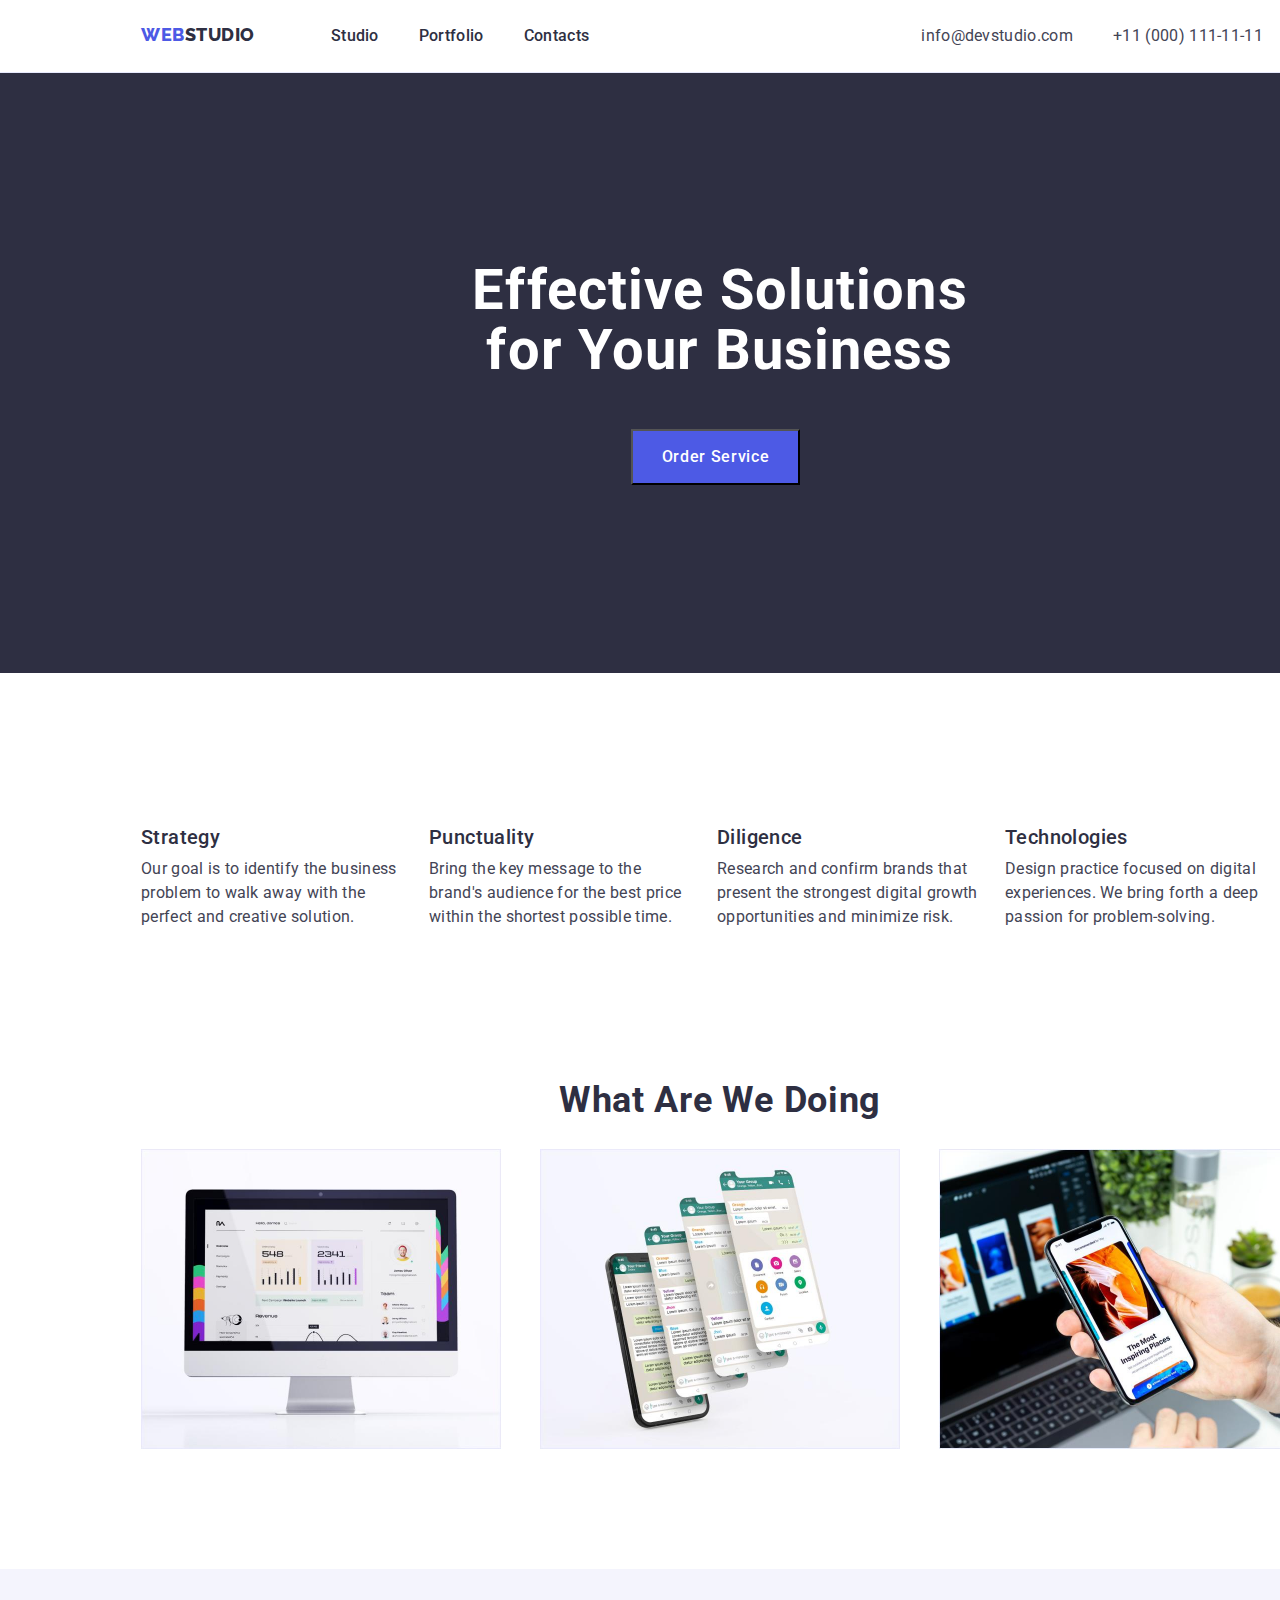
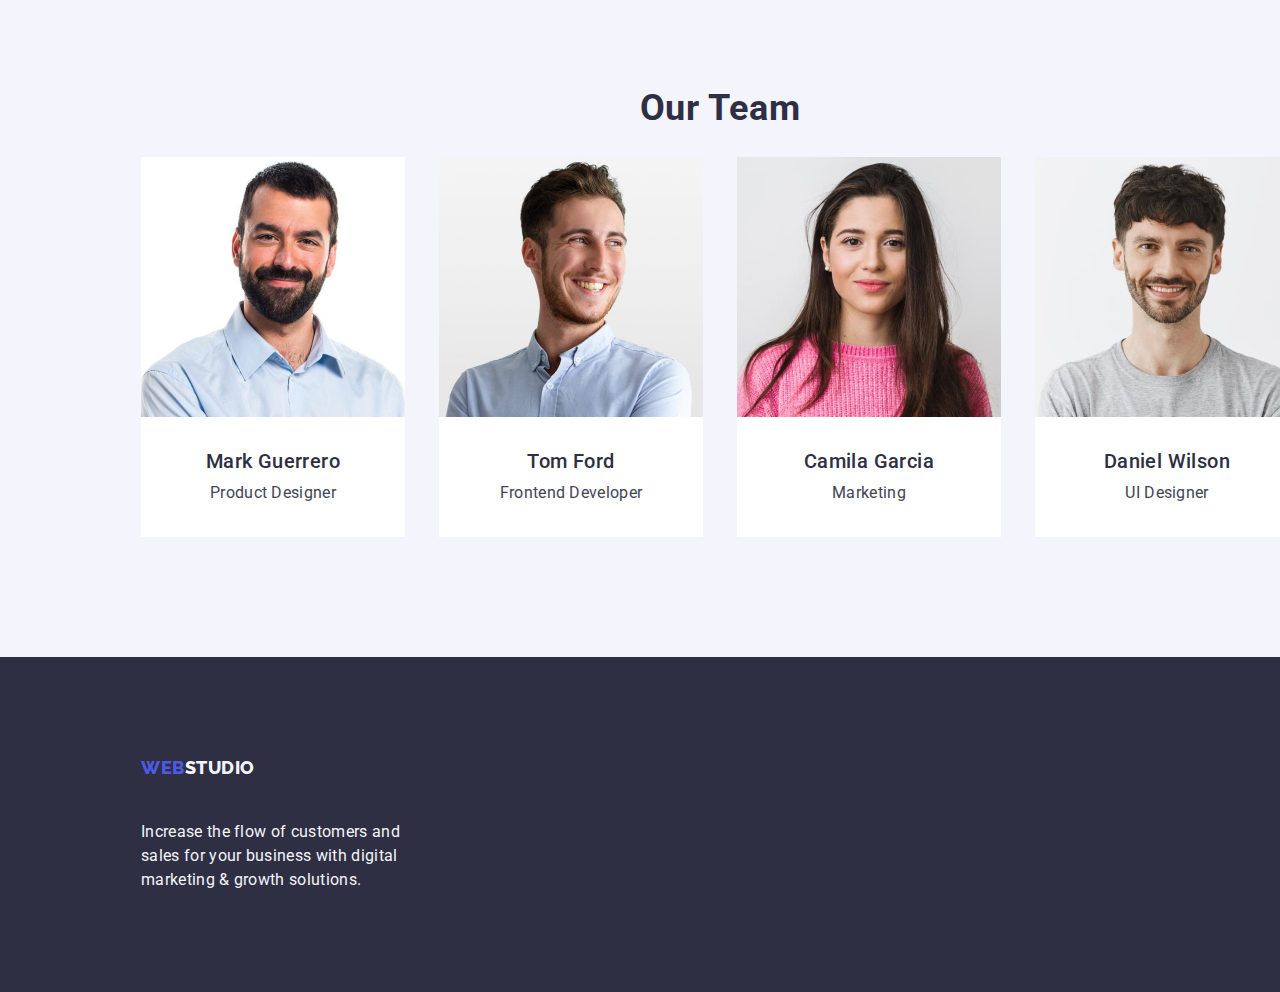
<file: index.html>
<!DOCTYPE html>
<html lang="en">
<head>
    <meta charset="UTF-8">
    <meta http-equiv="X-UA-Compatible" content="IE=edge">
    <meta name="viewport" content="width=device-width, initial-scale=1.0">
    <title>Document</title>
    <link rel="stylesheet" href="https://cdnjs.cloudflare.com/ajax/libs/modern-normalize/2.0.0/modern-normalize.min.css">
    <link rel="stylesheet" href="./CSS/style.css">
    <link rel="preconnect" href="https://fonts.googleapis.com">
    <link rel="preconnect" href="https://fonts.gstatic.com" crossorigin>
    <link href="https://fonts.googleapis.com/css2?family=Raleway:wght@800&family=Roboto:wght@400;500;700;900&display=swap"
      rel="stylesheet">
</head>
<body>
    <header class="page-header">
          <div class="container container-header">
        <nav >
         <a  href="./index.html" class="logo link" >Web<span class="web">Studio</span></a>
            <ul class="navigation-list list">
            <li> <a href="./index.html" class="navigation-link link">Studio</a></li>
             <li> <a href="./portfolio.html" class="navigation-link link">Portfolio</a></li>
              <li><a href="" class="navigation-link link">Contacts</a></li>
            </ul>
        </nav>
        <address class="address">
            <ul class="address-list list">
        <li><a href="mailto:info@devstudio.com" class="address-link link">info@devstudio.com</a></li>
        <li><a href="tel:+110001111111" class="address-link link">+11 (000) 111-11-11</a></li>
        </ul>
        </address>
        </div>
    </header>
    <main> 
        <section class="hero">
          <div class="container">
        <h1 class="hero-title">Effective Solutions <br />  for Your Business</h1>
        <button class="button-order" type="button">Order Service</button>
        </div>
        </section>
      
        <section >
          <div class="container container-studio">
            <h2 class="invisible-title">Studio</h2>
        <ul class="studio list">
           <li class="studio-list"> 
            <h3 class="paragraph-title">Strategy</h3>
              <p class="paragraph-text">
            Our goal is to identify the business problem to walk away with the perfect and creative solution.
              </p>
           </li>
           <li class="studio-list">
            <h3 class="paragraph-title">Punctuality</h3>
               <p class="paragraph-text">Bring the key message to the brand's audience for the best price within the shortest possible time.
               </p>
           </li>
           <li class="studio-list">
            <h3 class="paragraph-title">Diligence</h3>
               <p class="paragraph-text">Research and confirm brands that present the strongest digital growth opportunities and minimize risk.
               </p>
            </li>
            <li class="studio-list">
            <h3 class="paragraph-title">Technologies</h3>
               <p class="paragraph-text">Design practice focused on digital experiences. We bring forth a deep passion for problem-solving.
               </p>
            </li>
        </ul>
          </div>
        </section>
        <section >
          <div class="container">
        <h2 class="section-title" >What are we doing</h2>
         <ul class="activity list">
            <li class="activity-list">
            
             <img src="images/monitor_screen.jpg" alt="monitor screen with an open website" width="360" >
             
            </li>
            <li class="activity-list">
              
              <img src="images/watsapp_view.jpg" alt="interface of the Watsapp" width="360">
              
            </li>
            <li class="activity-list">
             
              <img src="images/smartphone.jpg" alt="human hand hlding smartphone" width="360" >
              
            </li>
         </ul>
          </div>
        </section>
        <section class="team">
          <div class="container">
        <h2 class="section-title">Our Team</h2>
        <ul class="team-list list">
            <li class="team-members" >
              <img src="images/MarkGuerrero.jpg" alt="a portrait photo of Mark Guerrero" width="264" >
              
              
               <h3 class="team-names paragraph-title">Mark Guerrero</h3>
               <p class="team-positions paragraph-text">Product Designer</p>
              
            </li>
            <li class="team-members">
            
              <img src="images/TomFord.jpg" alt="a portrait photo of Tom Ford" width="264" >
              
             
               <h3 class="team-names paragraph-title">Tom Ford</h3>
               <p class="team-positions paragraph-text">Frontend Developer</p>
           
            </li>
            <li class="team-members">
             
              <img src="images/CamilaGarcia.jpg" alt="a portrait photo of Camila Garcia" width="264" >
             
               <h3 class="team-names paragraph-title">Camila Garcia</h3>
               <p class="team-positions paragraph-text">Marketing</p>
              
            </li>
            <li class="team-members">
           
              <img src="images/DanielWilson.jpg" alt="a portrait photo of Daniel Wilson" width="264" >
              
                <h3 class="team-names paragraph-title">Daniel Wilson</h3>
                <p class="team-positions paragraph-text">UI Designer</p>
               
            </li>
        </ul>
          </div>
        </section>
    </main>

    <footer class="footer">
      <div class="container">
        <div class="logo-footer"><a href="./index.html" class="logo link">Web<span class="web-footer">Studio</span></a> </div>
        <p class="footer-text">Increase the flow of customers and sales for your business with digital marketing & growth solutions.</p>
      </div>
    </footer>
</body>
</html>
</file>
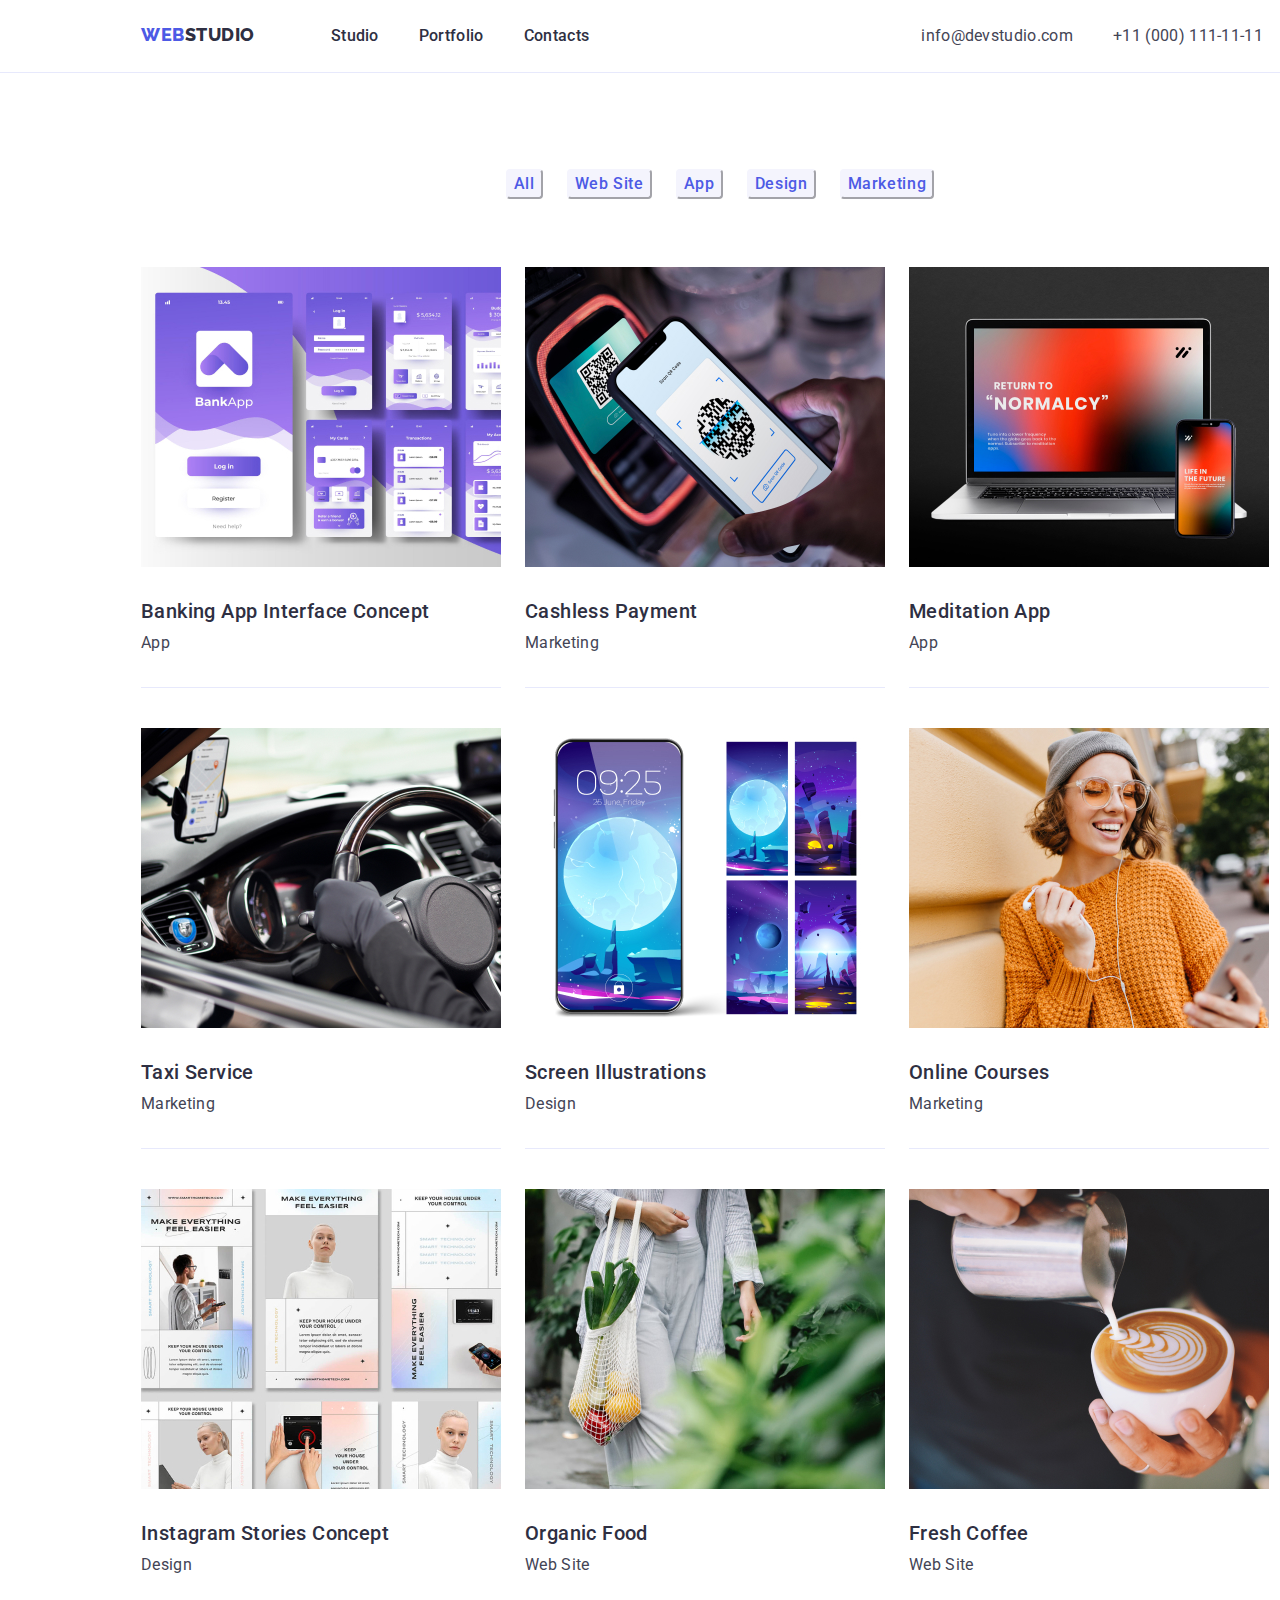
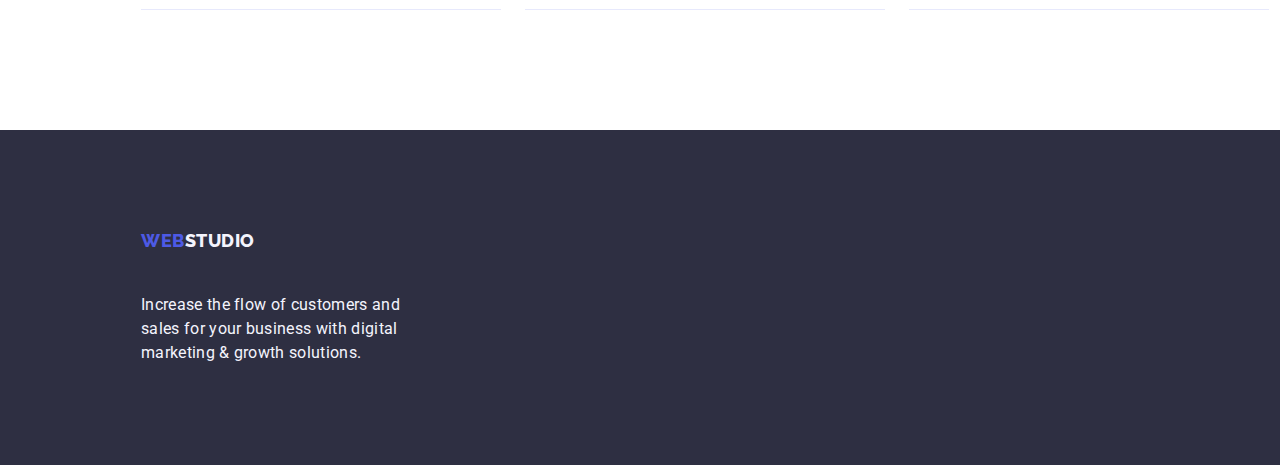
<file: portfolio.html>
<!DOCTYPE html>
<html lang="en">

<head>
    <meta charset="UTF-8">
    <meta http-equiv="X-UA-Compatible" content="IE=edge">
    <meta name="viewport" content="width=device-width, initial-scale=1.0">
    <title>Document</title>
    <link rel="stylesheet" href="https://cdnjs.cloudflare.com/ajax/libs/modern-normalize/2.0.0/modern-normalize.min.css">
    <link rel="stylesheet" href="./CSS/style.css">
<link rel="preconnect" href="https://fonts.googleapis.com">
<link rel="preconnect" href="https://fonts.gstatic.com" crossorigin>
<link href="https://fonts.googleapis.com/css2?family=Raleway:wght@800&family=Roboto:wght@400;500;700;900&display=swap"
    rel="stylesheet">
</head>

<body>
    <header class="page-header">
        <div class="container container-header">
            <nav>
                <a href="./index.html" class="logo link">Web<span class="web">Studio</span></a>
                <ul class="navigation-list list">
                    <li> <a href="./index.html" class="navigation-link link">Studio</a></li>
                    <li> <a href="./portfolio.html" class="navigation-link link">Portfolio</a></li>
                    <li><a href="" class="navigation-link link">Contacts</a></li>
                </ul>
            </nav>
            <address class="address">
                <ul class="address-list list">
                    <li><a href="mailto:info@devstudio.com" class="address-link link">info@devstudio.com</a></li>
                    <li><a href="tel:+110001111111" class="address-link link">+11 (000) 111-11-11</a></li>
                </ul>
            </address>
        </div>
    </header>
    <main>
       <section>
        <div class="container">
        <h1 class="invisible-title">Filter</h1>
            <ul class="portfolio-list list">
                <li> <button  class="portfolio-button" type="button">All</button></li>
                <li> <button class="portfolio-button" type="button">Web Site</button></li>
                <li> <button class="portfolio-button" type="button">App</button></li>
                <li> <button class="portfolio-button" type="button">Design</button></li>
                <li> <button class="portfolio-button" type="button">Marketing</button></li>
            </ul>

        <ul class="portfolio-all-list list">
          <li> <a href=""  class="portfolio-all-link link">
            <img src="./images/bankapp.jpg" alt="Banking App Interface Concept" width="360">
        <h2 class="paragraph-title">Banking App Interface Concept</h2>
        <p class="paragraph-text">App</p> </a>
        </li>
        <li> <a href="" class="portfolio-all-link link">
            <img src="./images/cashless.jpg" alt="A process of Cashless Payment" width="360">
            <h2 class="paragraph-title">Cashless Payment</h2>
        <p class="paragraph-text">Marketing</p> </a>
        </li>
        <li><a href="" class="portfolio-all-link link">
             <img src="./images/meditation.jpg" alt="Laptop and smartphone" width="360"><h2 class="paragraph-title">Meditation App</h2>
        <p class="paragraph-text">App</p></a>
        </li>
        <li> <a href="" class="portfolio-all-link link">
            <img src="./images/taxi.jpg" alt="interior of the car" width="360"><h2 class="paragraph-title">Taxi Service</h2>
        <p class="paragraph-text">Marketing</p></a>
        </li>
        <li> <a href="" class="portfolio-all-link link">
            <img src="./images/screan.jpg" alt="images on the smartphone screen" width="360"><h2 class="paragraph-title">Screen Illustrations</h2>
        <p class="paragraph-text">Design</p></a>
        </li>
        <li> <a href="" class="portfolio-all-link link">
            <img src="./images/online.jpg" alt="Happy woman" width="360"><h2 class="paragraph-title">Online Courses</h2>
        <p class="paragraph-text">Marketing</p></a>
        </li>
        <li> <a href="" class="portfolio-all-link link">
            <img src="./images/instagram.jpg" alt="Instagram Stories" width="360"><h2 class="paragraph-title">Instagram Stories Concept</h2>
        <p class="paragraph-text">Design</p></a>
        </li>
        <li> <a href="" class="portfolio-all-link link"> 
            <img src="./images/organic.jpg" alt="a woman carries a bag of fruit" width="360"><h2 class="paragraph-title">Organic Food</h2>
        <p class="paragraph-text">Web Site</p></a>
        </li>
        <li> <a href="" class="portfolio-all-link link">
             <img src="./images/fresh.jpg" alt="the process of making cappuccino" width="360"><h2 class="paragraph-title">Fresh Coffee</h2>
        <p class="paragraph-text">Web Site</p></a>
        </li>
        </ul>
        </div>
    </section>
    </main>
<footer class="footer">
    <div class="container">
        <div class="logo-footer"><a href="./index.html" class="logo link">Web<span class="web-footer">Studio</span></a>
        </div>
        <p class="footer-text">Increase the flow of customers and sales for your business with digital marketing &
            growth solutions.</p>
    </div>
</footer>
    </body>
    
    </html>
</file>
<file: CSS/style.css>
:root {
--background-cornflower: #E7E9FC;
        --background-navy: #2E2F42;
        --button-blue-iris: #4D5AE5;
        --text-slate: #434455;
        --background-cloud: #F4F4FD;
        --base-white: #FFFFFF;
        --text-slate: #434455;
        --button-blue-active-ocean: #404BBF;
        --background-activity:#E5E5E5;
}
h1, h2, h3, h4, h5, h6, p {
  margin-top: 0;
  margin-bottom: 0;
}
ul, ol {
     margin-top: 0;
  margin-bottom: 0;
  padding-left: 0;
}
img {
    display: block;
}
body {
    background-color: var(--base-white);
    color: var(--text-slate);
    font-family: 'Roboto', sans-serif;
    font-style: normal;
    font-weight: 400;
    font-size: 16px;
    line-height: 1.3;
    letter-spacing: 0.02em;
    width: 1440px;
}

/* header*/
header {
    background-color: var(--base-white);
    border-bottom: 1px solid var(--background-cornflower);
}
.container {
    width: 1158px;
    margin-left: auto;
    margin-right: auto;  
}
.list {
    list-style: none;  
}
.container-header, nav, .navigation-list, .address-list {
    display: flex;
}
.container-header {
    padding-top: 24px;
    padding-bottom: 24px;
}
/* logo*/
.logo {
    color: var(--button-blue-iris);
    text-decoration: none;
    font-family: 'Raleway', sans-serif;
        font-weight: 800;
        font-size: 18px;
        line-height: 1.17;
        letter-spacing: 0.03em;
        text-transform: uppercase; 

}
.web {
    color: var(--background-navy);
    
}
/* navigation*/
.navigation-link {
    color: var(--background-navy);
    font-weight: 500;
    font-size: 16px;
    line-height: 1.5;
    letter-spacing: 0.02em;
    text-decoration: none;
}
.navigation-list li:first-child {
margin-left: 76px;
}
.navigation-list li:not(:first-child) {
    margin-left: 40px;
}
.navigation-link:hover {
    color: var(--button-blue-active-ocean);
}
.navigation-link:focus {
    color: var(--button-blue-active-ocean);

}
/* address*/
.address {
    font-style: normal;
    margin-left: 332px;
}
.address-link{
    color: var(--text-slate);
    text-decoration: none;
    line-height: 1.5;
}
.address-list li:not(:last-child) {
    margin-right: 40px;
}
.address-link:hover {
    color: var(--button-blue-active-ocean);
}
.address-link:focus {
    color: var(--button-blue-active-ocean);
}

/* main*/
/* hero*/
button {
    cursor: pointer;
}
.hero {
    background-color: var(--background-navy);
}
.hero-title {
    color: var(--base-white);
    font-weight: 700;
        font-size: 56px;
        line-height: 1.07;
        letter-spacing: 0.02em;
        text-align: center;
        padding-top: 188px;
        margin-bottom: 48px;
        
}

.button-order {
    background-color: var(--button-blue-iris);
    color: var(--base-white);
    font-family: inherit;
    font-weight: 500;
    font-size: 16px;
        line-height: 1.5;
        letter-spacing: 0.04em;
    text-align: center;
    margin-bottom:  188px; 
    min-height: 56px;
    min-width: 169px;
    margin-left: 490px ;
}
.button-order:hover {
    background-color: var(--button-blue-active-ocean);
}
.button-order:focus {
    background-color: var(--button-blue-active-ocean);
}

/* Studio*/
.container-studio {
    padding-top: 120px;
}
.invisible-title {
    display: none;
}
.studio {
    display: flex;
    width: 1128px;
    justify-content: space-between;
}
.studio-list {
    width: 264px;
    
}

.paragraph-title {
    color: var(--background-navy);
    font-weight: 500;
    font-size: 20px;
    line-height: 1.2;
    letter-spacing: 0.02em;
    margin-bottom: 8px; 
    margin-bottom: 8px;
    margin-top: 32px;
}
.paragraph-text {
    color: var(--text-slate);
    font-size: 16px;
    line-height: 1.5;
    letter-spacing: 0.02em;
    color: var(--text-slate);
        line-height: 1.5;
        padding-bottom: 32px;
}
/* activity*/

.section-title {
    color: var(--background-navy);
    font-weight: 700;
        font-size: 36px;
        line-height: 1.11;
        text-align: center;
        text-transform: capitalize;
        letter-spacing: 0.02em;
        padding-top: 120px;
        padding-bottom: 28px ;
}
.activity {
    display: flex;
    justify-content: space-between;
    margin-bottom: 120px;
}
/* team */
.team {
    background-color: var(--background-cloud);
}
.team-list {
    display: flex;
    justify-content: space-between;
    padding-bottom: 120px;
}
.team-members {
    background-color: var(--base-white);
    width: 264px;
    
}
.team-names,
.team-positions {
    text-align: center;  
}
/* footer */
.footer {
    background-color: var(--background-navy);
}
.logo-footer {
    padding-top: 100px;
}
.web-footer {
    color: var(--background-cloud);
}
.footer-text {
    color: var(--background-cloud);
    line-height: 1.5;
    width: 264px;
    margin-top: 40px;
    padding-bottom: 100px;
}


/* PORTFOLIO */
.portfolio-list {
    display: flex;
    padding-top: 96px;
    justify-content: center; 
}
.portfolio-button {
    color: var(--button-blue-iris);
    background-color: var(--background-cloud);
    font-family: inherit;
        font-weight: 500;
        letter-spacing: 0.04em;
        font-size: 16px;
        line-height: 1.5;
        text-align: center;
        border-radius: 4px;
        border-color: var(--background-cloud);
}
.portfolio-list li:not(:last-child) {
    margin-right: 24px;
    margin-bottom: 68px;
}
.portfolio-button:hover {
    color: var(--base-white);
    background-color: var(--button-blue-active-ocean);
    border-color: var(--button-blue-active-ocean);
    
}
.portfolio-button:focus {
    color: var(--base-white);
    background-color: var(--button-blue-active-ocean);
    border-color: var(--button-blue-active-ocean);
}
.portfolio-all-list {
    display: flex;
    flex-wrap: wrap;
}
 .portfolio-all-list li{
    border-bottom: 1px solid var(--background-cornflower);
 }
.portfolio-all-list li:not(:nth-last-child(-n + 3)) {
    margin-bottom: 40px;
}
.portfolio-all-list li:not(:nth-child(3n+3)) {
    margin-right: 24px;
}
.portfolio-all-list li:nth-last-child(-n + 3) {
    margin-bottom: 120px;
}
.portfolio-all-link {
    text-decoration: none;
}
</file>
